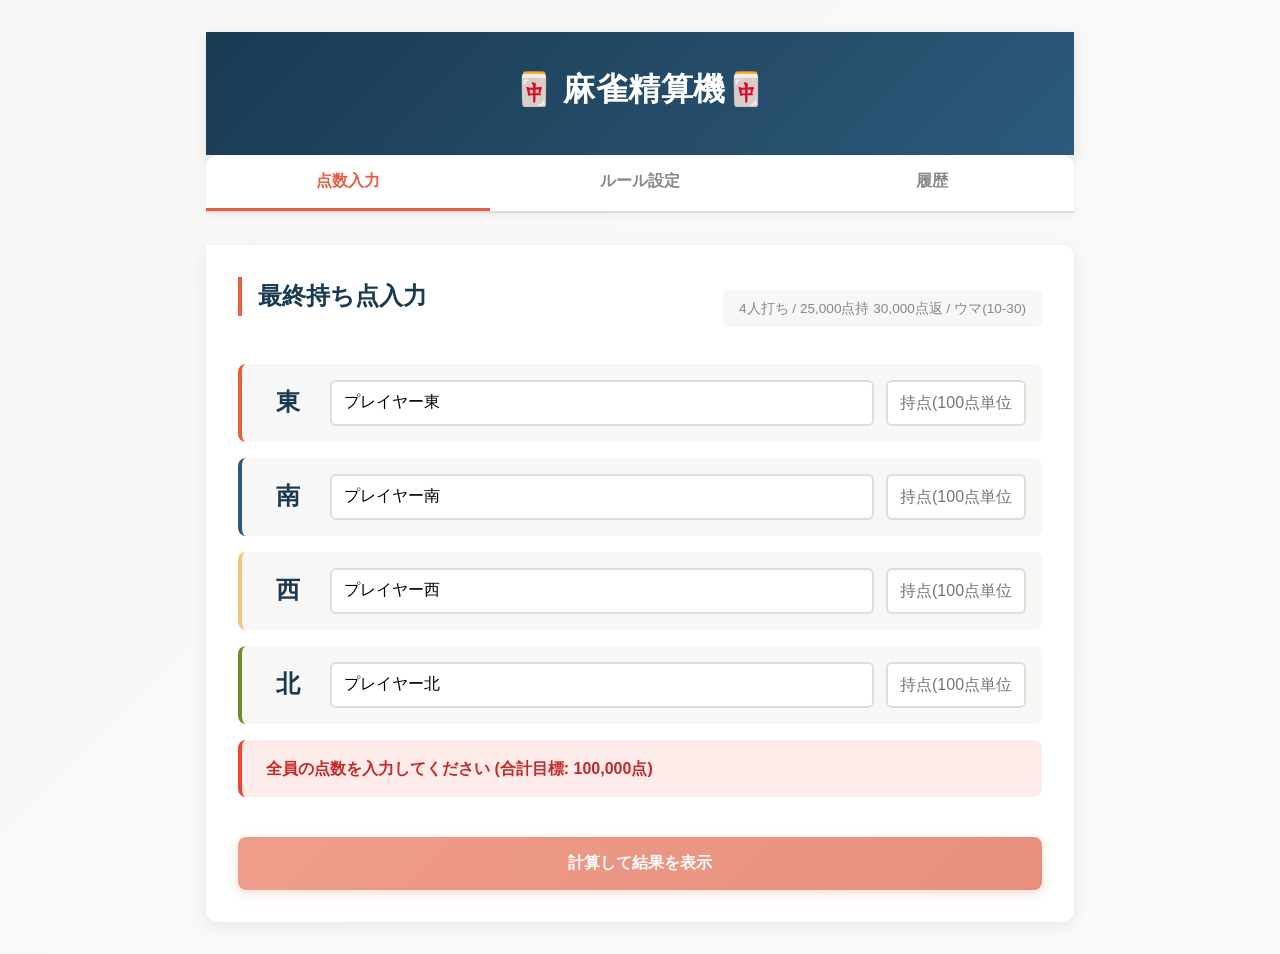
<file: index.html>
<!DOCTYPE html>
<html lang="ja">
<head>
    <meta charset="UTF-8">
    <meta name="viewport" content="width=device-width, initial-scale=1.0">
    <meta name="description" content="麻雀の精算ポイント計算機。簡単にウマやオカを含めた精算ポイントを計算できます。">
    <meta name="theme-color" content="#1a3a52">
    <title>麻雀精算ポイント計算機</title>
    <link rel="stylesheet" href="style.css">
</head>
<body>
    <div class="container">
       
        <header>
            <h1>🀄 麻雀精算機🀄　</h1>
        </header>

        
        <nav class="nav-tabs" role="tablist">
            <button class="tab-btn active" id="tab-input" role="tab" 
                    aria-selected="true" aria-controls="input-tab"
                    onclick="switchTab('input-tab')">
                点数入力
            </button>
            <button class="tab-btn" id="tab-rule" role="tab" 
                    aria-selected="false" aria-controls="rule-tab"
                    onclick="switchTab('rule-tab')">
                ルール設定
            </button>
            <button class="tab-btn" id="tab-history" role="tab" 
                    aria-selected="false" aria-controls="history-tab"
                    onclick="switchTab('history-tab')">
                履歴
            </button>
        </nav>

        <section id="rule-tab" class="content-section" role="tabpanel" aria-labelledby="tab-rule">
            <h2>対局ルール設定</h2>
            
            <form id="rule-form" onsubmit="saveRules(event)">
                <div class="form-group">
                    <label for="rule-players">プレイヤー数</label>
                    <select id="rule-players" onchange="togglePlayerCount()">
                        <option value="4">4人打ち</option>
                        <option value="3">3人打ち</option>
                    </select>
                </div>

                <fieldset style="border: none; padding: 0;">
                    <legend style="font-weight: 600; margin-bottom: 1rem; color: var(--primary);">基本ルール</legend>
                    
                    <div class="form-row">
                        <div class="form-col">
                            <div class="form-group">
                                <label for="rule-genten">原点（固定 25000）</label>
                                <input type="number" id="rule-genten" value="25000" step="1000" required readonly>
                            </div>
                        </div>
                        <div class="form-col">
                            <div class="form-group">
                                <label for="rule-kaeshi">返し点</label>
                                <input type="number" id="rule-kaeshi" value="30000" step="1000" required>
                            </div>
                        </div>
                    </div>
                </fieldset>

                <fieldset style="border: none; padding: 0; margin-top: 1.5rem;">
                    <legend style="font-weight: 600; margin-bottom: 1rem; color: var(--primary);">精算ルール</legend>

                    <div class="form-group">
                        <label for="rule-uma">ウマ</label>
                        <select id="rule-uma">
                            <option value="0-0">ウマなし </option>
                            <option value="5-10">5-10 </option>
                            <option value="10-20">10-20</option>
                            <option value="10-30" selected>10-30 </option>
                            <option value="20-30">20-30</option>
                        </select>
                    </div>

                    <div class="form-group">
                        <label for="rule-rounding">端数処理ルール</label>
                        <select id="rule-rounding">
                            <option value="5sha6nyu" selected>五捨六入</option>
                            <option value="shishagonyu">四捨五入</option>
                            <option value="kirisute">1000点未満切り捨て</option>
                            <option value="keep">小数点維持</option>
                        </select>
                    </div>

                    <div class="form-group">
                        <label for="rule-same-score">同着時の処理</label>
                        <select id="rule-same-score">
                            <option value="wind">起親に近い順(座順)</option>
                            <option value="split">ウマ・オカを折半</option>
                        </select>
                    </div>

                    <div class="form-row">
                        <div class="form-col">
                            <div class="form-group">
                                <label class="checkbox-label">
                                    <input type="checkbox" id="rule-yakitori-enabled" onchange="toggleYakitoriOption()">
                                    焼き鳥オプション
                                </label>
                                <input type="text" id="rule-yakitori" class="formatted-number" value="0" placeholder="例: 9,000" inputmode="numeric" pattern="[0-9,]*" disabled>
                            </div>
                        </div>
                    </div>
                </fieldset>

                <button type="submit" class="btn">設定を保存</button>
            </form>
        </section>

        <section id="input-tab" class="content-section active" role="tabpanel" aria-labelledby="tab-input">
            <div class="flex-space" style="margin-bottom: 1.5rem;">
                <h2>最終持ち点入力</h2>
                <span id="current-rule-desc" style="font-size: 0.85rem; color: var(--text-muted); background: var(--background); padding: 0.5rem 1rem; border-radius: 6px;">
                    4人打ち / 25000持 30000返
                </span>
            </div>

            <form id="input-form" onsubmit="calculateScoresHandler(event)">
                <fieldset id="player-inputs-container" style="border: none; padding: 0;">
                    <legend style="display: none;">プレイヤーの点数入力</legend>
                    <!-- JSで動的生成 -->
                </fieldset>

                <div id="validation-indicator" class="indicator error" role="status" aria-live="polite">
                    全員の点数を入力してください
                </div>

                <button type="submit" class="btn" id="calc-btn" disabled>計算して結果を表示</button>
            </form>

            <div id="result-area" style="display: none; margin-top: 2rem; border-top: 2px solid var(--border-color); padding-top: 2rem;">
                <h2>計算結果</h2>
                
                <table class="result-table" role="table">
                    <thead>
                        <tr>
                            <th scope="col">着順</th>
                            <th scope="col">プレイヤー</th>
                            <th scope="col">最終持ち点</th>
                            <th scope="col">精算ポイント</th>
                        </tr>
                    </thead>
                    <tbody id="result-tbody">
                        <!-- JSで動的生成 -->
                    </tbody>
                </table>

                <div class="form-group">
                    <label for="share-text-box">共有用テキスト</label>
                    <div class="share-box" id="share-text-box" tabindex="0" aria-label="共有用テキスト" role="textbox"></div>
                    <button type="button" class="btn btn-secondary" onclick="copyShareText()" 
                            style="padding: 0.75rem; font-size: 0.9rem; margin-top: 0.5rem;">
                        📋 テキストをコピー
                    </button>
                </div>
                
                <button type="button" class="btn" style="background: linear-gradient(135deg, var(--accent-light) 0%, #e8b649 100%); color: var(--text-primary);" 
                        onclick="saveToHistory()">
                    💾 この対局結果を履歴に保存
                </button>
            </div>
        </section>

        <!-- ========== 履歴タブ ========== -->
        <section id="history-tab" class="content-section" role="tabpanel" aria-labelledby="tab-history">
            <div class="flex-space" style="margin-bottom: 1.5rem;">
                <div>
                    <h2>対局履歴</h2>
                    <p id="history-summary" style="color: var(--text-muted); margin-top: 0.5rem;">対局数: 0件</p>
                </div>
                <button type="button" class="btn btn-secondary" style="margin: 0; padding: 0.6rem 1rem; font-size: 0.85rem; width: auto;" 
                        onclick="clearHistory()">
                    🗑️ 履歴全削除
                </button>
            </div>
            <div id="history-totals" class="history-totals" aria-label="総合収支"></div>
            <div id="history-list" role="region" aria-label="対局履歴">
                <!-- JSで動的生成 -->
            </div>
        </section>
    </div>

    <script src="app.js"></script>
</body>
</html>
</file>
<file: style.css>
/* ========================================
   麻雀精算ポイント計算機 - スタイルシート
   ======================================== */

:root {
    /* カラーパレット（麻雀牌の伝統色） */
    --primary: #1a3a52;        /* 深紺 */
    --primary-light: #2d5a7b;  /* 紺 */
    --accent: #e85d3f;         /* 暖色アクセント */
    --accent-light: #f0c674;   /* 薄い黄色 */
    --success: #4caf50;        /* 成功 */
    --danger: #f44336;         /* エラー */
    --background: #f8f7f5;     /* 淡いベージュ */
    --surface: #ffffff;        /* サーフェス */
    --border-color: #e0ddd8;   /* 薄いボーダー */
    --text-primary: #2c2c2c;   /* テキスト */
    --text-muted: #888888;     /* グレーテキスト */
    --wind-east: #e85d3f;      /* 東 - 赤系 */
    --wind-south: #2d5a7b;     /* 南 - 紺 */
    --wind-west: #f0c674;      /* 西 - 黄 */
    --wind-north: #6b8e23;     /* 北 - 緑系 */
}

* {
    margin: 0;
    padding: 0;
    box-sizing: border-box;
}

html {
    scroll-behavior: smooth;
}

body {
    font-family: 'Segoe UI', 'Hiragino Sans', 'Yu Gothic', sans-serif;
    background: linear-gradient(135deg, var(--background) 0%, #fafaf8 100%);
    color: var(--text-primary);
    line-height: 1.6;
    min-height: 100vh;
    font-weight: 400;
}

/* ========== ヘッダー ========== */
header {
    background: linear-gradient(135deg, var(--primary) 0%, var(--primary-light) 100%);
    color: #ffffff;
    padding: 2rem 1rem;
    text-align: center;
    box-shadow: 0 4px 12px rgba(0, 0, 0, 0.1);
}

header h1 {
    font-size: 2rem;
    font-weight: 700;
    letter-spacing: 0.5px;
    margin-bottom: 0.5rem;
}

header p {
    font-size: 0.9rem;
    opacity: 0.9;
}

/* ========== コンテナ ========== */
.container {
    max-width: 900px;
    margin: 0 auto;
    padding: 2rem 1rem;
}

/* ========== ナビゲーション ========== */
.nav-tabs {
    display: flex;
    gap: 0.5rem;
    margin-bottom: 2rem;
    border-bottom: 2px solid var(--border-color);
    background: var(--surface);
    border-radius: 12px 12px 0 0;
    overflow: hidden;
    box-shadow: 0 2px 8px rgba(0, 0, 0, 0.05);
}

.tab-btn {
    flex: 1;
    padding: 1rem 1.5rem;
    border: none;
    background: transparent;
    color: var(--text-muted);
    font-size: 1rem;
    font-weight: 600;
    cursor: pointer;
    transition: all 0.3s ease;
    border-bottom: 3px solid transparent;
    position: relative;
}

.tab-btn:hover {
    background: rgba(26, 58, 82, 0.05);
    color: var(--text-primary);
}

.tab-btn.active {
    color: var(--accent);
    border-bottom-color: var(--accent);
}

/* ========== セクション ========== */
.content-section {
    display: none;
    background: var(--surface);
    border-radius: 0 12px 12px 12px;
    padding: 2rem;
    box-shadow: 0 4px 16px rgba(0, 0, 0, 0.08);
    animation: fadeIn 0.3s ease;
}

.content-section.active {
    display: block;
}

@keyframes fadeIn {
    from {
        opacity: 0;
        transform: translateY(10px);
    }
    to {
        opacity: 1;
        transform: translateY(0);
    }
}

.content-section h2 {
    font-size: 1.5rem;
    font-weight: 700;
    margin-bottom: 1.5rem;
    color: var(--primary);
    border-left: 4px solid var(--accent);
    padding-left: 1rem;
}

/* ========== フォーム ========== */
.form-group {
    margin-bottom: 1.5rem;
}

.form-row {
    display: grid;
    grid-template-columns: 1fr 1fr;
    gap: 1.5rem;
}

.form-col {
    display: flex;
    flex-direction: column;
}

.form-group label {
    display: block;
    font-weight: 600;
    margin-bottom: 0.5rem;
    color: var(--primary);
    font-size: 0.95rem;
}

.form-group input,
.form-group select {
    padding: 0.75rem 1rem;
    border: 2px solid var(--border-color);
    border-radius: 8px;
    font-size: 1rem;
    font-family: inherit;
    transition: all 0.2s ease;
    background: var(--background);
}

.form-group input:focus,
.form-group select:focus {
    outline: none;
    border-color: var(--accent);
    box-shadow: 0 0 0 3px rgba(232, 93, 63, 0.1);
    background: var(--surface);
}

.helper-text {
    margin-top: 0.4rem;
    font-size: 0.85rem;
    color: var(--text-muted);
    line-height: 1.4;
}

.yakitori-input-group {
    margin-top: 0.75rem;
}

.yakitori-field-wrap {
    display: flex;
    align-items: center;
    gap: 0.5rem;
    margin-top: 0.35rem;
}

.yakitori-field-wrap input {
    flex: 1 1 auto;
}

.input-unit {
    padding: 0.75rem 0.85rem;
    font-size: 0.95rem;
    background: rgba(0, 0, 0, 0.04);
    border-radius: 8px;
    border: 1px solid var(--border-color);
    color: var(--text-muted);
}

/* ========== プレイヤー入力 ========== */
.player-row {
    display: flex;
    flex-wrap: wrap;
    justify-content: space-between;
    gap: 0.75rem;
    align-items: center;
    padding: 1rem;
    background: var(--background);
    border-radius: 8px;
    margin-bottom: 1rem;
    border-left: 4px solid;
    transition: all 0.2s ease;
}

.player-row:nth-child(1) { border-left-color: var(--wind-east); }
.player-row:nth-child(2) { border-left-color: var(--wind-south); }
.player-row:nth-child(3) { border-left-color: var(--wind-west); }
.player-row:nth-child(4) { border-left-color: var(--wind-north); }

.player-row:hover {
    background: #ffffff;
    box-shadow: 0 2px 8px rgba(0, 0, 0, 0.05);
}

.player-cell-wind,
.player-cell-yakitori {
    flex: 0 0 auto;
}

.player-cell-wind {
    width: 60px;
    font-size: 1.5rem;
    font-weight: 700;
    text-align: center;
    color: var(--primary);
}

.player-cell-name {
    flex: 1 1 220px;
    min-width: 160px;
}

.player-cell-score {
    flex: 0 0 140px;
    min-width: 110px;
}

.player-cell-name input,
.player-cell-score input {
    width: 100%;
    padding: 0.75rem;
    border: 2px solid var(--border-color);
    border-radius: 6px;
    font-size: 1rem;
}

.player-row {
    align-items: center;
}

.player-cell-name,
.player-cell-score {
    min-width: 0;
}

.player-cell-yakitori {
    display: flex;
    justify-content: flex-start;
    flex: 0 0 auto;
}

.yakitori-toggle {
    width: 100%;
    justify-content: flex-start;
    white-space: nowrap;
}

.yakitori-toggle {
    display: inline-flex;
    align-items: center;
    justify-content: center;
    gap: 0.5rem;
    padding: 0.6rem 0.9rem;
    border-radius: 999px;
    border: 1px solid rgba(0, 0, 0, 0.12);
    background: #f4f4f4;
    color: var(--text-muted);
    font-weight: 600;
    cursor: pointer;
    transition: all 0.2s ease;
}

.yakitori-toggle:hover {
    background: #faf5ef;
}

.yakitori-toggle .p-yakitori-input {
    position: absolute;
    opacity: 0;
    width: 1px;
    height: 1px;
    margin: 0;
    padding: 0;
    border: 0;
    clip: rect(0,0,0,0);
    overflow: hidden;
}

.yakitori-toggle .yakitori-icon {
    font-size: 1.2rem;
    display: inline-flex;
    align-items: center;
}

.yakitori-toggle .yakitori-text {
    font-size: 0.95rem;
}

.yakitori-toggle:has(input:checked) {
    background: #ffedd5;
    border-color: #fb923c;
    color: #b45309;
}

.yakitori-toggle:has(input:checked) .yakitori-icon,
.yakitori-toggle:has(input:checked) .yakitori-text {
    color: #b45309;
}

.yakitori-toggle input:checked + .yakitori-icon,
.yakitori-toggle input:checked + .yakitori-icon + .yakitori-text {
    color: #b45309;
}

/* ========== インジケーター ========== */
.indicator {
    padding: 1rem 1.5rem;
    border-radius: 8px;
    margin-bottom: 1.5rem;
    font-weight: 600;
    border-left: 4px solid;
    transition: all 0.3s ease;
}

.indicator.success {
    background: rgba(76, 175, 80, 0.1);
    color: #2e7d32;
    border-left-color: var(--success);
}

.indicator.error {
    background: rgba(244, 67, 54, 0.1);
    color: #c62828;
    border-left-color: var(--danger);
}

/* ========== ボタン ========== */
.btn {
    padding: 1rem 2rem;
    border: none;
    border-radius: 8px;
    font-size: 1rem;
    font-weight: 600;
    cursor: pointer;
    transition: all 0.2s ease;
    background: linear-gradient(135deg, var(--accent) 0%, #d64627 100%);
    color: white;
    box-shadow: 0 4px 12px rgba(232, 93, 63, 0.3);
    width: 100%;
    margin-top: 1rem;
}

.btn:hover {
    transform: translateY(-2px);
    box-shadow: 0 6px 16px rgba(232, 93, 63, 0.4);
}

.btn:active {
    transform: translateY(0);
}

.btn:disabled {
    opacity: 0.5;
    cursor: not-allowed;
    transform: none;
}

.btn-secondary {
    background: var(--border-color);
    color: var(--text-primary);
    box-shadow: 0 2px 8px rgba(0, 0, 0, 0.05);
}

.btn-secondary:hover {
    background: #d0cccc;
    box-shadow: 0 4px 12px rgba(0, 0, 0, 0.1);
}

/* ========== 結果テーブル ========== */
.result-table {
    width: 100%;
    border-collapse: collapse;
    margin: 1.5rem 0;
    background: var(--surface);
    border-radius: 8px;
    overflow: hidden;
    box-shadow: 0 2px 8px rgba(0, 0, 0, 0.05);
}

.result-table thead {
    background: linear-gradient(135deg, var(--primary) 0%, var(--primary-light) 100%);
    color: white;
}

.result-table th {
    padding: 1rem;
    text-align: left;
    font-weight: 700;
    font-size: 0.95rem;
    letter-spacing: 0.5px;
}

.result-table td {
    padding: 1.2rem 1rem;
    border-bottom: 1px solid var(--border-color);
    font-size: 1rem;
}

.result-table tbody tr:last-child td {
    border-bottom: none;
}

.result-table tbody tr:hover {
    background: var(--background);
}

.rank-1 {
    font-weight: 700;
    color: var(--accent);
}

.rank-2 {
    font-weight: 600;
    color: var(--primary);
}

.rank-3 {
    color: var(--text-muted);
}

.score-plus {
    color: var(--success);
    font-weight: 700;
}

.score-minus {
    color: var(--danger);
    font-weight: 700;
}

/* ========== 共有テキストボックス ========== */
.share-box {
    background: var(--background);
    border: 2px solid var(--border-color);
    border-radius: 8px;
    padding: 1rem;
    font-family: 'Courier New', monospace;
    font-size: 0.9rem;
    line-height: 1.8;
    min-height: 120px;
    white-space: pre-wrap;
    word-break: break-all;
    color: var(--text-primary);
}

/* ========== 履歴 ========== */
.history-item {
    background: var(--background);
    border-left: 4px solid var(--accent);
    border-radius: 8px;
    padding: 1.5rem;
    margin-bottom: 1.5rem;
    transition: all 0.2s ease;
}

..history-item:hover {
    background: var(--surface);
    box-shadow: 0 4px 12px rgba(0, 0, 0, 0.08);
}

.history-totals {
    display: grid;
    grid-template-columns: repeat(auto-fit, minmax(200px, 1fr));
    gap: 0.9rem;
    margin-bottom: 1.5rem;
}

.history-total-card {
    display: flex;
    align-items: center;
    gap: 1rem;
    padding: 1rem;
    background: linear-gradient(135deg, #ffffff 0%, #fcf7f0 100%);
    border: 1px solid rgba(224, 221, 216, 0.9);
    border-radius: 14px;
    box-shadow: 0 4px 12px rgba(0, 0, 0, 0.04);
}

.history-total-rank {
    width: 2.4rem;
    height: 2.4rem;
    display: flex;
    align-items: center;
    justify-content: center;
    font-weight: 700;
    font-size: 1.1rem;
    color: var(--surface);
    background: var(--accent);
    border-radius: 50%;
    flex-shrink: 0;
}

.history-total-body {
    display: flex;
    flex-direction: column;
    gap: 0.25rem;
}

.history-total-name {
    font-weight: 700;
    color: var(--primary);
}

.history-total-value {
    font-size: 1.1rem;
    font-weight: 700;
}

.history-total-value.score-plus {
    color: var(--success);
}

.history-total-value.score-minus {
    color: var(--danger);
}

.history-meta {
    display: flex;
    justify-content: space-between;
    margin-bottom: 1rem;
    padding-bottom: 1rem;
    border-bottom: 1px solid var(--border-color);
    flex-wrap: wrap;
    gap: 1rem;
}

.history-meta span {
    font-size: 0.9rem;
    color: var(--text-muted);
}

.history-scores {
    display: grid;
    grid-template-columns: repeat(auto-fit, minmax(120px, 1fr));
    gap: 1rem;
}

.history-player {
    background: var(--surface);
    padding: 1rem;
    border-radius: 6px;
    text-align: center;
    border-top: 3px solid var(--accent);
}

.history-player strong {
    display: block;
    margin-bottom: 0.5rem;
    color: var(--primary);
    font-size: 0.95rem;
}

/* ========== ユーティリティ ========== */
.flex-space {
    display: flex;
    justify-content: space-between;
    align-items: center;
    gap: 1rem;
}

/* ========== レスポンシブデザイン ========== */
@media (max-width: 768px) {
    .container {
        padding: 1rem;
    }

    header h1 {
        font-size: 1.5rem;
    }

    .nav-tabs {
        flex-direction: column;
        gap: 0;
    }

    .tab-btn {
        border-bottom: 3px solid var(--border-color) !important;
        border-radius: 0;
    }

    .tab-btn.active {
        border-bottom-color: var(--accent) !important;
    }

    .content-section {
        border-radius: 8px;
        padding: 1.5rem 1rem;
    }

    .form-row {
        grid-template-columns: 1fr;
        gap: 1rem;
    }

    .player-row {
        display: flex;
        flex-wrap: wrap;
        justify-content: space-between;
        gap: 0.75rem;
        padding: 0.75rem;
    }

    .player-cell-wind {
        font-size: 1.2rem;
    }

    .player-cell-name input,
    .player-cell-score input {
        font-size: 0.9rem;
        padding: 0.6rem;
    }

    .result-table th,
    .result-table td {
        padding: 0.75rem 0.5rem;
        font-size: 0.9rem;
    }

    .history-scores {
        grid-template-columns: repeat(auto-fit, minmax(90px, 1fr));
        gap: 0.5rem;
    }

    .history-player {
        padding: 0.75rem;
        font-size: 0.85rem;
    }

    .flex-space {
        flex-direction: column;
        align-items: flex-start;
    }
}

@media (max-width: 480px) {
    header {
        padding: 1.5rem 1rem;
    }

    header h1 {
        font-size: 1.2rem;
    }

    .content-section {
        padding: 1rem;
    }

    .content-section h2 {
        font-size: 1.2rem;
    }

    .player-row {
        flex-direction: column;
        align-items: stretch;
        gap: 0.75rem;
    }

    .player-cell-name,
    .player-cell-score,
    .player-cell-yakitori {
        width: 100%;
        flex: 1 1 100%;
    }

    .player-cell-wind {
        text-align: left;
        font-size: 1rem;
    }

    .btn {
        padding: 0.75rem 1.5rem;
        font-size: 0.95rem;
    }
}

/* ========== アクセシビリティ ========== */
@media (prefers-reduced-motion: reduce) {
    * {
        animation-duration: 0.01ms !important;
        animation-iteration-count: 1 !important;
        transition-duration: 0.01ms !important;
    }
}

/* フォーカス可視性 */
button:focus-visible,
input:focus-visible,
select:focus-visible {
    outline: 2px solid var(--accent);
    outline-offset: 2px;
}
</file>
